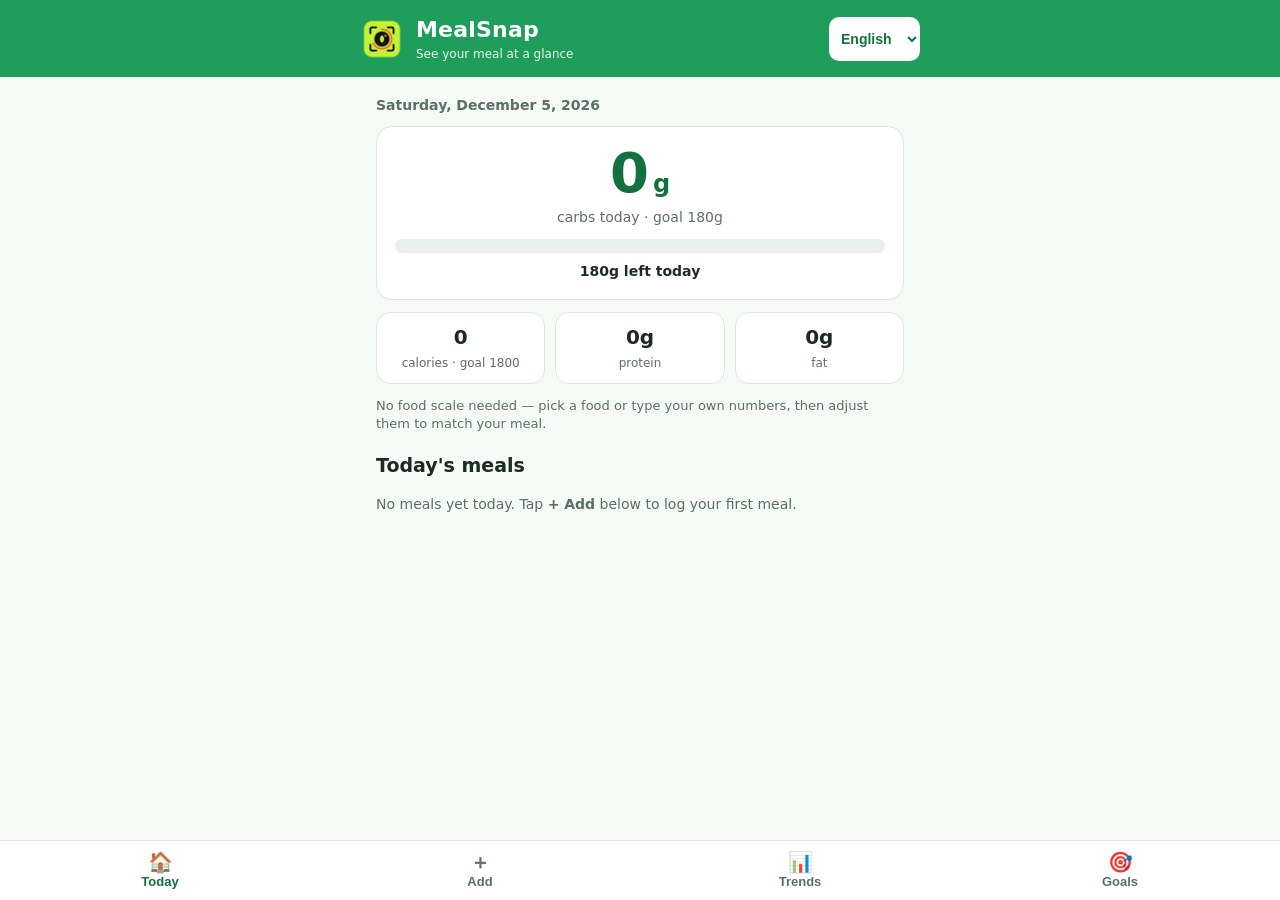
<file: index.html>
<!DOCTYPE html>
<html lang="en">
<head>
<meta charset="UTF-8">
<meta name="viewport" content="width=device-width, initial-scale=1.0, viewport-fit=cover">
<title>MealSnap — Meal Macro Counter</title>
<meta name="description" content="Track calories, carbs, protein and fat for every meal. No sign-in. Your meals stay on your phone.">
<meta name="theme-color" content="#1e9e5a">
<link rel="manifest" href="manifest.webmanifest">
<link rel="icon" type="image/png" sizes="192x192" href="icons/icon-192.png">
<link rel="apple-touch-icon" href="icons/icon-192.png">
<link rel="stylesheet" href="styles.css">
</head>
<body>
<header class="app-header">
  <div class="brand">
    <img src="icons/icon-192.png" alt="" class="brand-icon">
    <div>
      <div class="brand-name">MealSnap</div>
      <div class="brand-tag" data-i18n="brandTag">See your meal at a glance</div>
    </div>
    <select id="lang-select" class="lang-select" aria-label="Language">
      <option value="en">English</option>
      <option value="ko">한국어</option>
      <option value="es">Español</option>
    </select>
  </div>
</header>

<main>
  <!-- TODAY -->
  <section id="view-today" class="view active">
    <p class="date-line" id="today-date"></p>
    <div class="carb-hero">
      <div class="carb-number"><span id="carb-total">0</span><span class="carb-unit">g</span></div>
      <div class="carb-label"><span data-i18n="carbsToday">carbs today</span> · <span data-i18n="goalWord">goal</span> <span id="carb-goal-label">180</span>g</div>
      <div class="goal-bar"><div class="goal-fill" id="carb-fill"></div></div>
      <div class="carb-left" id="carb-left"></div>
    </div>
    <div class="summary-row">
      <div class="summary-chip"><span class="chip-num" id="cal-total">0</span><span class="chip-label"><span data-i18n="caloriesWord">calories</span> · <span data-i18n="goalWord">goal</span> <span id="cal-goal-label">1800</span></span></div>
      <div class="summary-chip"><span class="chip-num" id="protein-total">0g</span><span class="chip-label" data-i18n="proteinWord">protein</span></div>
      <div class="summary-chip"><span class="chip-num" id="fat-total">0g</span><span class="chip-label" data-i18n="fatWord">fat</span></div>
    </div>
    <p class="hint" data-i18n="todayHint">No food scale needed — pick a food or type your own numbers, then adjust them to match your meal.</p>
    <h2 class="section-title" data-i18n="todaysMeals">Today's meals</h2>
    <div id="meal-list"></div>
    <p class="empty-note" id="meal-empty">No meals yet today. Tap <strong>+ Add</strong> below to log your first meal.</p>
  </section>

  <!-- ADD -->
  <section id="view-add" class="view">
    <h2 class="section-title" id="add-title">Add a meal</h2>
    <form id="meal-form" autocomplete="off">
      <label class="field">
        <span data-i18n="mealName">Meal name</span>
        <input type="text" id="f-name" required placeholder="e.g. Rice and chicken" data-i18n-ph="mealNamePh">
      </label>
      <div class="myfoods hidden" id="myfoods">
        <button type="button" class="myfoods-header" id="myfoods-toggle" aria-expanded="false">
          <span class="myfoods-title" data-i18n="myFoods">My Foods</span>
          <span class="myfoods-count" id="myfoods-count">0</span>
          <span class="myfoods-arrow" id="myfoods-arrow">▸</span>
        </button>
        <div class="myfoods-list hidden" id="myfoods-list"></div>
      </div>
      <div class="field-row">
        <label class="field">
          <span data-i18n="qtyLabel">Quantity</span>
          <input type="number" id="f-qty" value="1" min="0.1" step="any">
        </label>
        <label class="field">
          <span data-i18n="unitLabel">Unit</span>
          <select id="f-unit">
            <option value="piece" data-i18n="unitPiece">piece</option>
            <option value="slice" data-i18n="unitSlice">slice</option>
            <option value="cup" data-i18n="unitCup">cup</option>
            <option value="tbsp" data-i18n="unitTbsp">tablespoon</option>
            <option value="tsp" data-i18n="unitTsp">teaspoon</option>
            <option value="ml" data-i18n="unitMl">ml</option>
            <option value="floz" data-i18n="unitFloz">fl oz</option>
            <option value="g" data-i18n="unitG">g</option>
            <option value="bowl" data-i18n="unitBowl">bowl</option>
            <option value="serving" data-i18n="unitServing">serving</option>
          </select>
        </label>
      </div>
      <button type="button" class="btn-estimate" id="name-estimate">✨ Calculate from name</button>
      <p class="hint" data-i18n="nameHint">Type a meal name above — add an amount if you can, like "1 bowl of rice and chicken" — then tap ✨ Calculate from name. The name you typed is sent to MealSnap's calculation service (which asks Google Gemini) only when you tap it. Prefer a photo? The ✨ Calculate from photo button is in the Photo section below — both work.</p>
      <div class="field-row">
        <label class="field">
          <span data-i18n="mealType">Meal</span>
          <select id="f-type">
            <option value="Breakfast" data-i18n="typeBreakfast">Breakfast</option>
            <option value="Lunch" data-i18n="typeLunch">Lunch</option>
            <option value="Dinner" data-i18n="typeDinner">Dinner</option>
            <option value="Snack" data-i18n="typeSnack">Snack</option>
          </select>
        </label>
        <label class="field">
          <span data-i18n="servings">Servings</span>
          <input type="number" id="f-servings" value="1" min="0.25" step="0.25">
        </label>
      </div>
      <div class="field-grid">
        <label class="field"><span data-i18n="fCalories">Calories</span><input type="number" id="f-cal" min="0" step="1" value="0"></label>
        <label class="field"><span data-i18n="fCarbs">Carbs (g)</span><input type="number" id="f-carbs" min="0" step="1" value="0"></label>
        <label class="field"><span data-i18n="fProtein">Protein (g)</span><input type="number" id="f-protein" min="0" step="1" value="0"></label>
        <label class="field"><span data-i18n="fFat">Fat (g)</span><input type="number" id="f-fat" min="0" step="1" value="0"></label>
        <label class="field"><span data-i18n="fFiber">Fiber (g)</span><input type="number" id="f-fiber" min="0" step="1" value="0"></label>
        <label class="field"><span data-i18n="fSugar">Sugar (g)</span><input type="number" id="f-sugar" min="0" step="1" value="0"></label>
      </div>
      <div class="field photo-field">
        <span data-i18n="photoOptional">Photo (optional)</span>
        <div class="photo-row">
          <img id="photo-preview" class="photo-preview hidden" alt="Your meal photo">
          <label class="photo-add-btn" for="f-photo-cam" id="photo-cam-label">📷 Take a photo</label>
          <input type="file" id="f-photo-cam" accept="image/*" capture="environment" class="visually-hidden">
          <label class="photo-add-btn" for="f-photo" id="photo-add-label">🖼️ Pick from gallery</label>
          <input type="file" id="f-photo" accept="image/*" class="visually-hidden">
          <button type="button" class="small-btn danger hidden" id="photo-remove">Remove photo</button>
        </div>
        <button type="button" class="btn-estimate hidden" id="photo-estimate">✨ Calculate from photo</button>
        <p class="hint" data-i18n="photoHint">Take a photo or pick one from your gallery. Photos stay on this phone — a photo is sent to MealSnap's calculation service (which asks Google Gemini) only when you tap ✨ Calculate.</p>
      </div>
      <p class="review-line hidden" id="estimate-note"></p>
      <p class="review-line" id="review-line">Is this right? Check the numbers, then save.</p>
      <button type="submit" class="btn-primary" id="save-btn">Looks right — save meal</button>
      <button type="button" class="btn-quiet" id="clear-btn" data-i18n="clearBtn">Clear</button>
    </form>
    <p class="hint" data-i18n="addHintBottom">Type the numbers from your food's label or your best estimate — every number can be edited before saving.</p>
  </section>

  <!-- TRENDS -->
  <section id="view-trends" class="view">
    <h2 class="section-title" data-i18n="progressTitle">Progress</h2>
    <div class="toggle-row">
      <button class="toggle-btn active" id="trend-week" data-i18n="weekBtn">Week</button>
      <button class="toggle-btn" id="trend-month" data-i18n="monthBtn">Month</button>
    </div>
    <h3 class="chart-title" data-i18n="carbsPerDay">Carbs per day (g)</h3>
    <div class="chart" id="chart-carbs"></div>
    <div class="chart-stats" id="chart-stats"></div>
    <h3 class="chart-title" data-i18n="dailyTotals">Daily totals</h3>
    <div id="day-list"></div>
  </section>

  <!-- GOALS -->
  <section id="view-goals" class="view">
    <h2 class="section-title" data-i18n="goalsTitle">My goals</h2>
    <div class="field-row">
      <label class="field"><span data-i18n="carbsGoalLabel">Carbs goal (g / day)</span><input type="number" id="g-carbs" min="1" step="1"></label>
      <label class="field"><span data-i18n="calGoalLabel">Calorie goal (per day)</span><input type="number" id="g-cal" min="1" step="10"></label>
    </div>
    <button class="btn-primary" id="goals-save">Save goals</button>

    <h3 class="chart-title" data-i18n="calcTitle">Calorie suggestion calculator</h3>
    <p class="hint" data-i18n="calcHint">Uses the Mifflin–St Jeor formula. Optional — you can always set goals yourself above.</p>
    <div class="field">
      <span data-i18n="unitsLabel">Units</span>
      <div class="toggle-row">
        <button type="button" class="toggle-btn active" id="units-metric" data-i18n="unitsMetric">Metric (cm / kg)</button>
        <button type="button" class="toggle-btn" id="units-imperial" data-i18n="unitsImperial">Imperial (ft / lb)</button>
      </div>
    </div>
    <div class="field-grid">
      <label class="field"><span data-i18n="sexLabel">Sex</span>
        <select id="c-sex"><option value="female" data-i18n="female">Female</option><option value="male" data-i18n="male">Male</option></select>
      </label>
      <label class="field"><span data-i18n="ageLabel">Age (years)</span><input type="number" id="c-age" min="13" max="110" placeholder="45"></label>
      <label class="field" id="c-height-wrap"><span id="c-height-label">Height (cm)</span><input type="number" id="c-height" min="100" max="250" placeholder="165"></label>
      <div class="field hidden" id="c-height-imp-wrap">
        <span id="c-height-imp-label">Height (ft / in)</span>
        <div class="field-row">
          <input type="number" id="c-height-ft" min="3" max="8" step="1" placeholder="Feet" data-i18n-ph="feetPh" aria-label="Feet">
          <input type="number" id="c-height-in" min="0" max="11" step="1" placeholder="Inches" data-i18n-ph="inchesPh" aria-label="Inches">
        </div>
      </div>
      <label class="field" id="c-weight-wrap"><span id="c-weight-label">Weight (kg)</span><input type="number" id="c-weight" min="30" max="300" placeholder="70"></label>
      <label class="field hidden" id="c-weight-imp-wrap"><span id="c-weight-imp-label">Weight (lb)</span><input type="number" id="c-weight-lb" min="66" max="661" step="1" placeholder="154"></label>
      <label class="field"><span data-i18n="activityLabel">Activity</span>
        <select id="c-activity">
          <option value="1.2" data-i18n="actSit">Mostly sitting</option>
          <option value="1.375" data-i18n="actLight">Light (walks, light chores)</option>
          <option value="1.55" data-i18n="actMod">Moderate (active most days)</option>
          <option value="1.725" data-i18n="actVery">Very active</option>
        </select>
      </label>
      <label class="field"><span data-i18n="aimLabel">My aim</span>
        <select id="c-aim">
          <option value="0.85" data-i18n="aimLose">Lose weight slowly</option>
          <option value="1" selected data-i18n="aimKeep">Keep my weight</option>
          <option value="1.1" data-i18n="aimGain">Gain a little</option>
        </select>
      </label>
    </div>
    <button class="btn-primary" id="calc-btn" data-i18n="calcBtn">Calculate suggestion</button>
    <p class="review-line" id="calc-result"></p>
    <button class="btn-quiet hidden" id="calc-use" data-i18n="useGoalBtn">Use this as my calorie goal</button>

    <p class="disclaimer" data-i18n="disclaimer">MealSnap is for information only. It does not diagnose, treat, or give medical advice. Please set your personal goals with your doctor or care team.</p>

    <h3 class="chart-title" data-i18n="myDataTitle">My data</h3>
    <p class="hint" data-i18n="myDataHint">Your meals and meal photos are saved only on this phone. No account, no sign-in. Nothing is sent anywhere unless you tap ✨ Calculate from photo — then that one photo is sent to MealSnap's calculation service, which asks Google Gemini for an estimate.</p>
    <button class="btn-danger" id="wipe-btn" data-i18n="deleteAllBtn">Delete all my data</button>
  </section>
</main>

<!-- PHOTO VIEWER -->
<div id="photo-lightbox" class="lightbox hidden">
  <img id="lightbox-img" alt="Meal photo">
  <button type="button" class="lightbox-close" id="lightbox-close">✕ Close</button>
</div>

<nav class="tab-bar">
  <button class="tab active" data-view="today"><span class="tab-ico">🏠</span><span class="tab-label" data-i18n="tabToday">Today</span></button>
  <button class="tab" data-view="add"><span class="tab-ico">＋</span><span class="tab-label" data-i18n="tabAdd">Add</span></button>
  <button class="tab" data-view="trends"><span class="tab-ico">📊</span><span class="tab-label" data-i18n="tabTrends">Trends</span></button>
  <button class="tab" data-view="goals"><span class="tab-ico">🎯</span><span class="tab-label" data-i18n="tabGoals">Goals</span></button>
</nav>

<script src="app.js"></script>
<script>
if ('serviceWorker' in navigator) {
  window.addEventListener('load', function () {
    navigator.serviceWorker.register('sw.js').catch(function () {});
  });
}
</script>
</body>
</html>
</file>
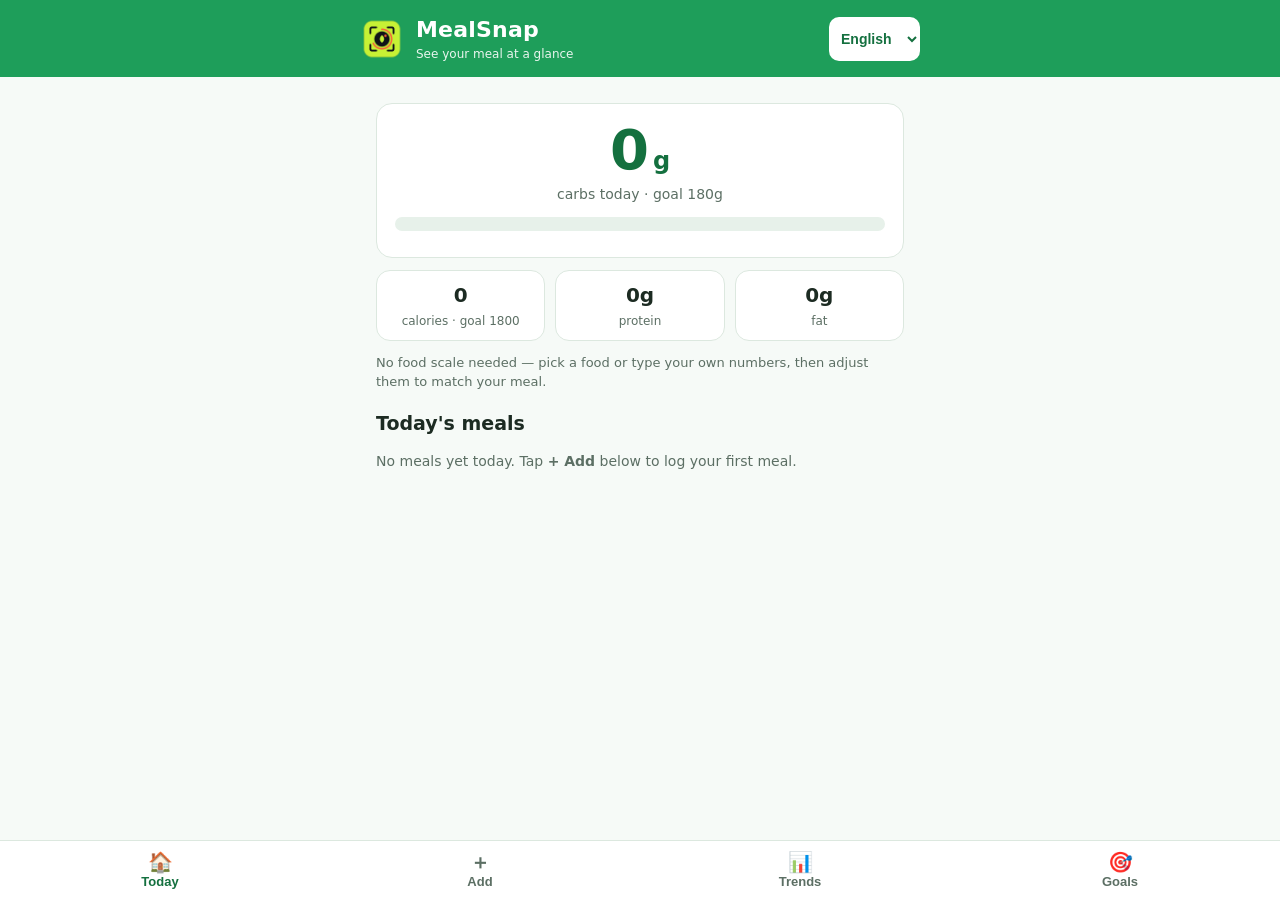
<file: index (1).html>
<!DOCTYPE html>
<html lang="en">
<head>
<meta charset="UTF-8">
<meta name="viewport" content="width=device-width, initial-scale=1.0, viewport-fit=cover">
<title>MealSnap — Meal Macro Counter</title>
<meta name="description" content="Track calories, carbs, protein and fat for every meal. No sign-in. Your meals stay on your phone.">
<meta name="theme-color" content="#1e9e5a">
<link rel="manifest" href="manifest.webmanifest">
<link rel="icon" type="image/png" sizes="192x192" href="icons/icon-192.png">
<link rel="apple-touch-icon" href="icons/icon-192.png">
<link rel="stylesheet" href="styles.css">
</head>
<body>
<header class="app-header">
  <div class="brand">
    <img src="icons/icon-192.png" alt="" class="brand-icon">
    <div>
      <div class="brand-name">MealSnap</div>
      <div class="brand-tag" data-i18n="brandTag">See your meal at a glance</div>
    </div>
    <select id="lang-select" class="lang-select" aria-label="Language">
      <option value="en">English</option>
      <option value="ko">한국어</option>
      <option value="es">Español</option>
    </select>
  </div>
</header>

<main>
  <!-- TODAY -->
  <section id="view-today" class="view active">
    <p class="date-line" id="today-date"></p>
    <div class="carb-hero">
      <div class="carb-number"><span id="carb-total">0</span><span class="carb-unit">g</span></div>
      <div class="carb-label"><span data-i18n="carbsToday">carbs today</span> · <span data-i18n="goalWord">goal</span> <span id="carb-goal-label">180</span>g</div>
      <div class="goal-bar"><div class="goal-fill" id="carb-fill"></div></div>
      <div class="carb-left" id="carb-left"></div>
    </div>
    <div class="summary-row">
      <div class="summary-chip"><span class="chip-num" id="cal-total">0</span><span class="chip-label"><span data-i18n="caloriesWord">calories</span> · <span data-i18n="goalWord">goal</span> <span id="cal-goal-label">1800</span></span></div>
      <div class="summary-chip"><span class="chip-num" id="protein-total">0g</span><span class="chip-label" data-i18n="proteinWord">protein</span></div>
      <div class="summary-chip"><span class="chip-num" id="fat-total">0g</span><span class="chip-label" data-i18n="fatWord">fat</span></div>
    </div>
    <p class="hint" data-i18n="todayHint">No food scale needed — pick a food or type your own numbers, then adjust them to match your meal.</p>
    <h2 class="section-title" data-i18n="todaysMeals">Today's meals</h2>
    <div id="meal-list"></div>
    <p class="empty-note" id="meal-empty">No meals yet today. Tap <strong>+ Add</strong> below to log your first meal.</p>
  </section>

  <!-- ADD -->
  <section id="view-add" class="view">
    <h2 class="section-title" id="add-title">Add a meal</h2>
    <form id="meal-form" autocomplete="off">
      <label class="field">
        <span data-i18n="mealName">Meal name</span>
        <input type="text" id="f-name" required placeholder="e.g. Rice and chicken" data-i18n-ph="mealNamePh">
      </label>
      <button type="button" class="btn-estimate" id="name-estimate">✨ Calculate from name</button>
      <p class="hint" data-i18n="nameHint">Type a meal name above — add an amount if you can, like "1 bowl of rice and chicken" — then tap ✨ Calculate from name. The name you typed is sent to MealSnap's calculation service (which asks Google Gemini) only when you tap it. Prefer a photo? The ✨ Calculate from photo button is in the Photo section below — both work.</p>
      <div class="field-row">
        <label class="field">
          <span data-i18n="mealType">Meal</span>
          <select id="f-type">
            <option value="Breakfast" data-i18n="typeBreakfast">Breakfast</option>
            <option value="Lunch" data-i18n="typeLunch">Lunch</option>
            <option value="Dinner" data-i18n="typeDinner">Dinner</option>
            <option value="Snack" data-i18n="typeSnack">Snack</option>
          </select>
        </label>
        <label class="field">
          <span data-i18n="servings">Servings</span>
          <input type="number" id="f-servings" value="1" min="0.25" step="0.25">
        </label>
      </div>
      <div class="field-grid">
        <label class="field"><span data-i18n="fCalories">Calories</span><input type="number" id="f-cal" min="0" step="1" value="0"></label>
        <label class="field"><span data-i18n="fCarbs">Carbs (g)</span><input type="number" id="f-carbs" min="0" step="1" value="0"></label>
        <label class="field"><span data-i18n="fProtein">Protein (g)</span><input type="number" id="f-protein" min="0" step="1" value="0"></label>
        <label class="field"><span data-i18n="fFat">Fat (g)</span><input type="number" id="f-fat" min="0" step="1" value="0"></label>
        <label class="field"><span data-i18n="fFiber">Fiber (g)</span><input type="number" id="f-fiber" min="0" step="1" value="0"></label>
        <label class="field"><span data-i18n="fSugar">Sugar (g)</span><input type="number" id="f-sugar" min="0" step="1" value="0"></label>
      </div>
      <div class="field photo-field">
        <span data-i18n="photoOptional">Photo (optional)</span>
        <div class="photo-row">
          <img id="photo-preview" class="photo-preview hidden" alt="Your meal photo">
          <label class="photo-add-btn" for="f-photo-cam" id="photo-cam-label">📷 Take a photo</label>
          <input type="file" id="f-photo-cam" accept="image/*" capture="environment" class="visually-hidden">
          <label class="photo-add-btn" for="f-photo" id="photo-add-label">🖼️ Pick from gallery</label>
          <input type="file" id="f-photo" accept="image/*" class="visually-hidden">
          <button type="button" class="small-btn danger hidden" id="photo-remove">Remove photo</button>
        </div>
        <button type="button" class="btn-estimate hidden" id="photo-estimate">✨ Calculate from photo</button>
        <p class="hint" data-i18n="photoHint">Take a photo or pick one from your gallery. Photos stay on this phone — a photo is sent to MealSnap's calculation service (which asks Google Gemini) only when you tap ✨ Calculate.</p>
      </div>
      <p class="review-line hidden" id="estimate-note"></p>
      <p class="review-line" id="review-line">Is this right? Check the numbers, then save.</p>
      <button type="submit" class="btn-primary" id="save-btn">Looks right — save meal</button>
      <button type="button" class="btn-quiet" id="clear-btn" data-i18n="clearBtn">Clear</button>
    </form>
    <p class="hint" data-i18n="addHintBottom">Type the numbers from your food's label or your best estimate — every number can be edited before saving.</p>
  </section>

  <!-- TRENDS -->
  <section id="view-trends" class="view">
    <h2 class="section-title" data-i18n="progressTitle">Progress</h2>
    <div class="toggle-row">
      <button class="toggle-btn active" id="trend-week" data-i18n="weekBtn">Week</button>
      <button class="toggle-btn" id="trend-month" data-i18n="monthBtn">Month</button>
    </div>
    <h3 class="chart-title" data-i18n="carbsPerDay">Carbs per day (g)</h3>
    <div class="chart" id="chart-carbs"></div>
    <div class="chart-stats" id="chart-stats"></div>
    <h3 class="chart-title" data-i18n="dailyTotals">Daily totals</h3>
    <div id="day-list"></div>
  </section>

  <!-- GOALS -->
  <section id="view-goals" class="view">
    <h2 class="section-title" data-i18n="goalsTitle">My goals</h2>
    <div class="field-row">
      <label class="field"><span data-i18n="carbsGoalLabel">Carbs goal (g / day)</span><input type="number" id="g-carbs" min="1" step="1"></label>
      <label class="field"><span data-i18n="calGoalLabel">Calorie goal (per day)</span><input type="number" id="g-cal" min="1" step="10"></label>
    </div>
    <button class="btn-primary" id="goals-save">Save goals</button>

    <h3 class="chart-title" data-i18n="calcTitle">Calorie suggestion calculator</h3>
    <p class="hint" data-i18n="calcHint">Uses the Mifflin–St Jeor formula. Optional — you can always set goals yourself above.</p>
    <div class="field-grid">
      <label class="field"><span data-i18n="sexLabel">Sex</span>
        <select id="c-sex"><option value="female" data-i18n="female">Female</option><option value="male" data-i18n="male">Male</option></select>
      </label>
      <label class="field"><span data-i18n="ageLabel">Age (years)</span><input type="number" id="c-age" min="13" max="110" placeholder="45"></label>
      <label class="field"><span data-i18n="heightLabel">Height (cm)</span><input type="number" id="c-height" min="100" max="250" placeholder="165"></label>
      <label class="field"><span data-i18n="weightLabel">Weight (kg)</span><input type="number" id="c-weight" min="30" max="300" placeholder="70"></label>
      <label class="field"><span data-i18n="activityLabel">Activity</span>
        <select id="c-activity">
          <option value="1.2" data-i18n="actSit">Mostly sitting</option>
          <option value="1.375" data-i18n="actLight">Light (walks, light chores)</option>
          <option value="1.55" data-i18n="actMod">Moderate (active most days)</option>
          <option value="1.725" data-i18n="actVery">Very active</option>
        </select>
      </label>
      <label class="field"><span data-i18n="aimLabel">My aim</span>
        <select id="c-aim">
          <option value="0.85" data-i18n="aimLose">Lose weight slowly</option>
          <option value="1" selected data-i18n="aimKeep">Keep my weight</option>
          <option value="1.1" data-i18n="aimGain">Gain a little</option>
        </select>
      </label>
    </div>
    <button class="btn-primary" id="calc-btn" data-i18n="calcBtn">Calculate suggestion</button>
    <p class="review-line" id="calc-result"></p>
    <button class="btn-quiet hidden" id="calc-use" data-i18n="useGoalBtn">Use this as my calorie goal</button>

    <p class="disclaimer" data-i18n="disclaimer">MealSnap is for information only. It does not diagnose, treat, or give medical advice. Please set your personal goals with your doctor or care team.</p>

    <h3 class="chart-title" data-i18n="myDataTitle">My data</h3>
    <p class="hint" data-i18n="myDataHint">Your meals and meal photos are saved only on this phone. No account, no sign-in. Nothing is sent anywhere unless you tap ✨ Calculate from photo — then that one photo is sent to MealSnap's calculation service, which asks Google Gemini for an estimate.</p>
    <button class="btn-danger" id="wipe-btn" data-i18n="deleteAllBtn">Delete all my data</button>
  </section>
</main>

<!-- PHOTO VIEWER -->
<div id="photo-lightbox" class="lightbox hidden">
  <img id="lightbox-img" alt="Meal photo">
  <button type="button" class="lightbox-close" id="lightbox-close">✕ Close</button>
</div>

<nav class="tab-bar">
  <button class="tab active" data-view="today"><span class="tab-ico">🏠</span><span class="tab-label" data-i18n="tabToday">Today</span></button>
  <button class="tab" data-view="add"><span class="tab-ico">＋</span><span class="tab-label" data-i18n="tabAdd">Add</span></button>
  <button class="tab" data-view="trends"><span class="tab-ico">📊</span><span class="tab-label" data-i18n="tabTrends">Trends</span></button>
  <button class="tab" data-view="goals"><span class="tab-ico">🎯</span><span class="tab-label" data-i18n="tabGoals">Goals</span></button>
</nav>

<script src="app.js"></script>
<script>
if ('serviceWorker' in navigator) {
  window.addEventListener('load', function () {
    navigator.serviceWorker.register('sw.js').catch(function () {});
  });
}
</script>
</body>
</html>
</file>
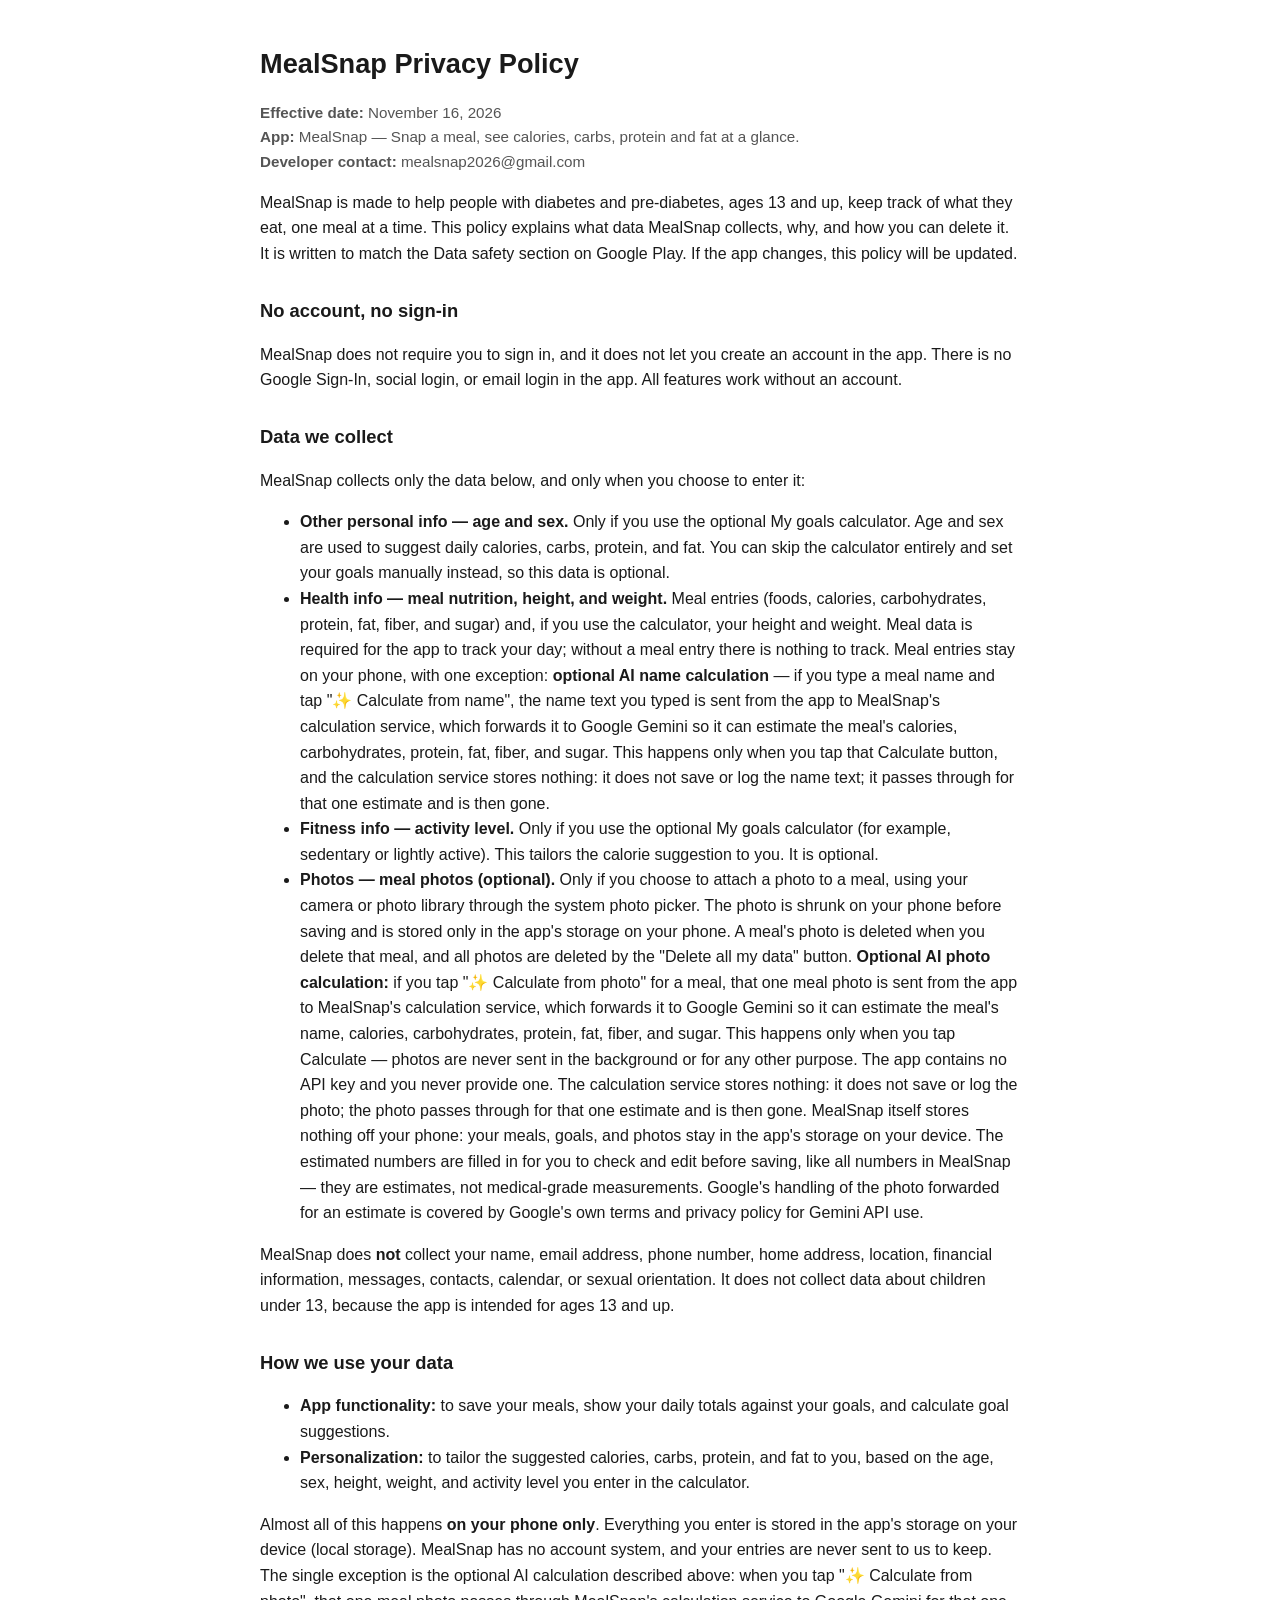
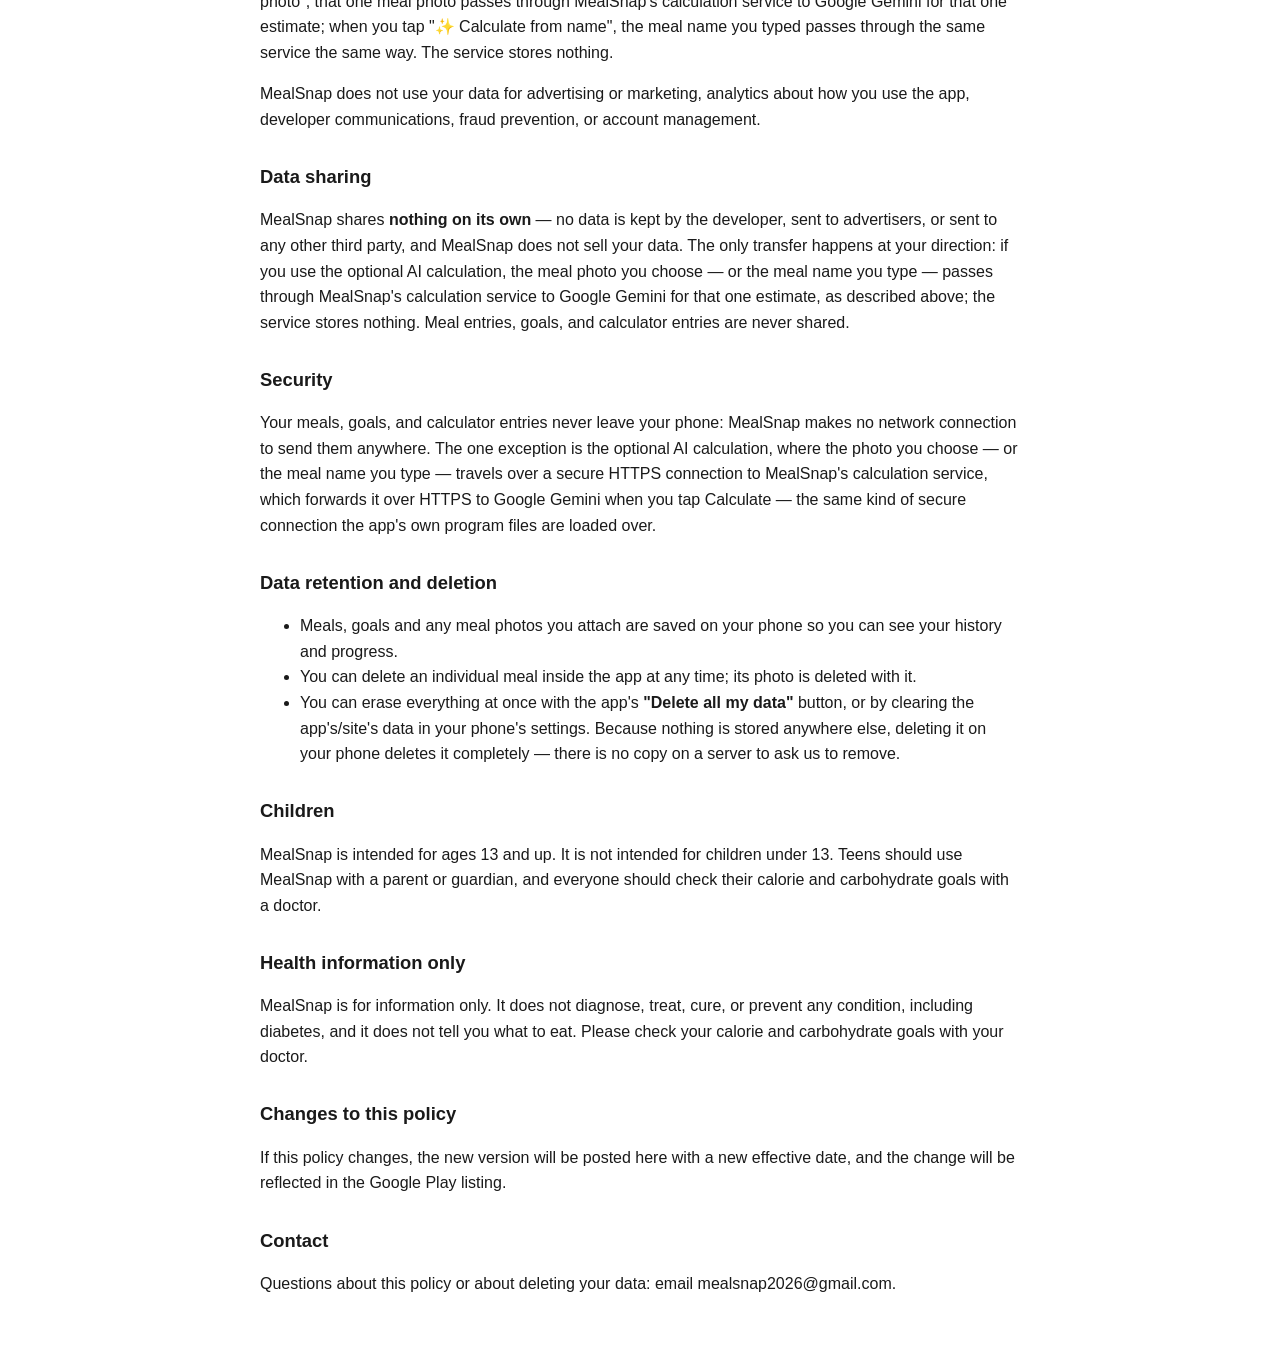
<file: MealSnap Privacy.html>
<!DOCTYPE html>
<html lang="en">
<head>
<meta charset="UTF-8">
<meta name="viewport" content="width=device-width, initial-scale=1.0">
<title>MealSnap Privacy Policy</title>
<style>
  body { font-family: -apple-system, "Segoe UI", Roboto, Arial, sans-serif; max-width: 760px; margin: 0 auto; padding: 24px 18px 48px; line-height: 1.6; color: #1a1a1a; }
  h1 { font-size: 1.7em; margin-bottom: 0.2em; }
  h2 { font-size: 1.15em; margin-top: 1.6em; }
  .meta { color: #555; font-size: 0.95em; }
</style>
</head>
<body>
<h1>MealSnap Privacy Policy</h1>
<p class="meta"><strong>Effective date:</strong> November 16, 2026<br>
<strong>App:</strong> MealSnap — Snap a meal, see calories, carbs, protein and fat at a glance.<br>
<strong>Developer contact:</strong> mealsnap2026@gmail.com</p>

<p>MealSnap is made to help people with diabetes and pre-diabetes, ages 13 and up, keep track of what they eat, one meal at a time. This policy explains what data MealSnap collects, why, and how you can delete it. It is written to match the Data safety section on Google Play. If the app changes, this policy will be updated.</p>

<h2>No account, no sign-in</h2>
<p>MealSnap does not require you to sign in, and it does not let you create an account in the app. There is no Google Sign-In, social login, or email login in the app. All features work without an account.</p>

<h2>Data we collect</h2>
<p>MealSnap collects only the data below, and only when you choose to enter it:</p>
<ul>
<li><strong>Other personal info — age and sex.</strong> Only if you use the optional My goals calculator. Age and sex are used to suggest daily calories, carbs, protein, and fat. You can skip the calculator entirely and set your goals manually instead, so this data is optional.</li>
<li><strong>Health info — meal nutrition, height, and weight.</strong> Meal entries (foods, calories, carbohydrates, protein, fat, fiber, and sugar) and, if you use the calculator, your height and weight. Meal data is required for the app to track your day; without a meal entry there is nothing to track. Meal entries stay on your phone, with one exception: <strong>optional AI name calculation</strong> — if you type a meal name and tap "✨ Calculate from name", the name text you typed is sent from the app to MealSnap's calculation service, which forwards it to Google Gemini so it can estimate the meal's calories, carbohydrates, protein, fat, fiber, and sugar. This happens only when you tap that Calculate button, and the calculation service stores nothing: it does not save or log the name text; it passes through for that one estimate and is then gone.</li>
<li><strong>Fitness info — activity level.</strong> Only if you use the optional My goals calculator (for example, sedentary or lightly active). This tailors the calorie suggestion to you. It is optional.</li>
<li><strong>Photos — meal photos (optional).</strong> Only if you choose to attach a photo to a meal, using your camera or photo library through the system photo picker. The photo is shrunk on your phone before saving and is stored only in the app's storage on your phone. A meal's photo is deleted when you delete that meal, and all photos are deleted by the "Delete all my data" button. <strong>Optional AI photo calculation:</strong> if you tap "✨ Calculate from photo" for a meal, that one meal photo is sent from the app to MealSnap's calculation service, which forwards it to Google Gemini so it can estimate the meal's name, calories, carbohydrates, protein, fat, fiber, and sugar. This happens only when you tap Calculate — photos are never sent in the background or for any other purpose. The app contains no API key and you never provide one. The calculation service stores nothing: it does not save or log the photo; the photo passes through for that one estimate and is then gone. MealSnap itself stores nothing off your phone: your meals, goals, and photos stay in the app's storage on your device. The estimated numbers are filled in for you to check and edit before saving, like all numbers in MealSnap — they are estimates, not medical-grade measurements. Google's handling of the photo forwarded for an estimate is covered by Google's own terms and privacy policy for Gemini API use.</li>
</ul>
<p>MealSnap does <strong>not</strong> collect your name, email address, phone number, home address, location, financial information, messages, contacts, calendar, or sexual orientation. It does not collect data about children under 13, because the app is intended for ages 13 and up.</p>

<h2>How we use your data</h2>
<ul>
<li><strong>App functionality:</strong> to save your meals, show your daily totals against your goals, and calculate goal suggestions.</li>
<li><strong>Personalization:</strong> to tailor the suggested calories, carbs, protein, and fat to you, based on the age, sex, height, weight, and activity level you enter in the calculator.</li>
</ul>
<p>Almost all of this happens <strong>on your phone only</strong>. Everything you enter is stored in the app's storage on your device (local storage). MealSnap has no account system, and your entries are never sent to us to keep. The single exception is the optional AI calculation described above: when you tap "✨ Calculate from photo", that one meal photo passes through MealSnap's calculation service to Google Gemini for that one estimate; when you tap "✨ Calculate from name", the meal name you typed passes through the same service the same way. The service stores nothing.</p>
<p>MealSnap does not use your data for advertising or marketing, analytics about how you use the app, developer communications, fraud prevention, or account management.</p>

<h2>Data sharing</h2>
<p>MealSnap shares <strong>nothing on its own</strong> — no data is kept by the developer, sent to advertisers, or sent to any other third party, and MealSnap does not sell your data. The only transfer happens at your direction: if you use the optional AI calculation, the meal photo you choose — or the meal name you type — passes through MealSnap's calculation service to Google Gemini for that one estimate, as described above; the service stores nothing. Meal entries, goals, and calculator entries are never shared.</p>

<h2>Security</h2>
<p>Your meals, goals, and calculator entries never leave your phone: MealSnap makes no network connection to send them anywhere. The one exception is the optional AI calculation, where the photo you choose — or the meal name you type — travels over a secure HTTPS connection to MealSnap's calculation service, which forwards it over HTTPS to Google Gemini when you tap Calculate — the same kind of secure connection the app's own program files are loaded over.</p>

<h2>Data retention and deletion</h2>
<ul>
<li>Meals, goals and any meal photos you attach are saved on your phone so you can see your history and progress.</li>
<li>You can delete an individual meal inside the app at any time; its photo is deleted with it.</li>
<li>You can erase everything at once with the app's <strong>"Delete all my data"</strong> button, or by clearing the app's/site's data in your phone's settings. Because nothing is stored anywhere else, deleting it on your phone deletes it completely — there is no copy on a server to ask us to remove.</li>
</ul>

<h2>Children</h2>
<p>MealSnap is intended for ages 13 and up. It is not intended for children under 13. Teens should use MealSnap with a parent or guardian, and everyone should check their calorie and carbohydrate goals with a doctor.</p>

<h2>Health information only</h2>
<p>MealSnap is for information only. It does not diagnose, treat, cure, or prevent any condition, including diabetes, and it does not tell you what to eat. Please check your calorie and carbohydrate goals with your doctor.</p>

<h2>Changes to this policy</h2>
<p>If this policy changes, the new version will be posted here with a new effective date, and the change will be reflected in the Google Play listing.</p>

<h2>Contact</h2>
<p>Questions about this policy or about deleting your data: email mealsnap2026@gmail.com.</p>
</body>
</html>
</file>
<file: styles.css>
/* MealSnap — simple, big, readable. Body 14px, small 12px, big number 42px+. */
:root {
  --green: #1e9e5a;
  --green-dark: #14703f;
  --orange: #f5871f;
  --ink: #1c2b22;
  --muted: #5c6f64;
  --bg: #f6faf7;
  --card: #ffffff;
  --line: #dce8df;
  --danger: #c0392b;
}
* { box-sizing: border-box; }
html { -webkit-text-size-adjust: 100%; }
body {
  margin: 0;
  font-family: system-ui, -apple-system, "Segoe UI", Roboto, "Noto Sans", sans-serif;
  font-size: 14px;
  line-height: 1.45;
  color: var(--ink);
  background: var(--bg);
  padding-bottom: 84px;
}
.app-header {
  background: var(--green);
  color: #fff;
  padding: 14px 16px;
  position: sticky;
  top: 0;
  z-index: 5;
}
.brand { display: flex; align-items: center; gap: 12px; max-width: 560px; margin: 0 auto; }
.lang-select {
  margin-left: auto; flex: none; padding: 9px 8px; min-height: 44px;
  font-size: 14px; font-weight: 700; color: var(--green-dark);
  background: #fff; border: none; border-radius: 10px; cursor: pointer;
}
.brand-icon { width: 44px; height: 44px; border-radius: 10px; background: #fff; }
.brand-name { font-size: 22px; font-weight: 800; letter-spacing: .2px; }
.brand-tag { font-size: 12px; opacity: .9; }
main { max-width: 560px; margin: 0 auto; padding: 16px; }
.view { display: none; }
.view.active { display: block; }
.date-line { color: var(--muted); margin: 2px 0 10px; font-weight: 600; }
.carb-hero {
  background: var(--card);
  border: 1px solid var(--line);
  border-radius: 16px;
  padding: 18px;
  text-align: center;
}
.carb-number { font-size: 56px; font-weight: 800; color: var(--green-dark); line-height: 1; }
.carb-unit { font-size: 24px; font-weight: 700; margin-left: 4px; }
.carb-label { color: var(--muted); margin-top: 6px; }
.goal-bar { height: 14px; background: #e7f1ea; border-radius: 99px; margin: 12px 0 8px; overflow: hidden; }
.goal-fill { height: 100%; width: 0%; background: var(--green); border-radius: 99px; transition: width .3s ease; }
.goal-fill.over { background: var(--orange); }
.carb-left { font-weight: 700; }
.summary-row { display: flex; gap: 10px; margin: 12px 0; }
.summary-chip {
  flex: 1; background: var(--card); border: 1px solid var(--line); border-radius: 14px;
  padding: 10px 6px; text-align: center;
}
.chip-num { display: block; font-size: 20px; font-weight: 800; }
.chip-label { font-size: 12px; color: var(--muted); }
.hint { color: var(--muted); font-size: 13px; }
.section-title { font-size: 19px; margin: 18px 0 10px; }
.chart-title { font-size: 15px; margin: 20px 0 8px; color: var(--green-dark); }
.meal-card {
  background: var(--card); border: 1px solid var(--line); border-radius: 14px;
  padding: 12px 14px; margin-bottom: 10px;
  display: flex; gap: 12px; align-items: flex-start;
}
.meal-body { flex: 1; min-width: 0; }
.meal-thumb {
  width: 60px; height: 60px; object-fit: cover; border-radius: 10px;
  flex: none; cursor: pointer; border: 1px solid var(--line);
}
.photo-row { display: flex; align-items: center; gap: 10px; flex-wrap: wrap; }
.photo-preview {
  width: 72px; height: 72px; object-fit: cover; border-radius: 12px;
  border: 1px solid var(--line);
}
.photo-add-btn {
  display: inline-flex; align-items: center; background: #fff; border: 1px solid var(--green);
  color: var(--green-dark); font-weight: 700; font-size: 15px;
  padding: 12px 16px; border-radius: 12px; min-height: 48px; cursor: pointer;
}
.btn-estimate {
  display: block; width: 100%; margin-top: 10px; background: #fff; color: var(--green-dark);
  border: 2px solid var(--green); border-radius: 12px; padding: 13px 16px;
  font-size: 16px; font-weight: 800; cursor: pointer; min-height: 50px;
}
.btn-estimate:disabled { opacity: .6; cursor: default; }
.visually-hidden {
  position: absolute; width: 1px; height: 1px; opacity: 0; overflow: hidden;
  clip: rect(0 0 0 0); white-space: nowrap; border: 0; padding: 0; margin: -1px;
}
.lightbox {
  position: fixed; inset: 0; z-index: 50; background: rgba(0, 0, 0, .92);
  display: flex; flex-direction: column; align-items: center; justify-content: center; padding: 16px;
}
.lightbox img { max-width: 100%; max-height: 78vh; border-radius: 12px; }
.lightbox-close {
  margin-top: 16px; background: #fff; color: var(--ink); border: none; border-radius: 12px;
  padding: 13px 28px; font-size: 16px; font-weight: 700; min-height: 50px; cursor: pointer;
}
.meal-top { display: flex; justify-content: space-between; align-items: baseline; gap: 8px; }
.meal-name { font-weight: 700; font-size: 15px; }
.meal-type { font-size: 12px; color: #fff; background: var(--green); border-radius: 99px; padding: 2px 9px; white-space: nowrap; }
.meal-macros { color: var(--muted); margin-top: 4px; }
.meal-macros strong { color: var(--ink); }
.meal-actions { margin-top: 8px; display: flex; gap: 8px; }
.small-btn {
  border: 1px solid var(--line); background: #fff; border-radius: 10px;
  padding: 8px 14px; font-size: 14px; min-height: 40px; cursor: pointer;
}
.small-btn.danger { color: var(--danger); border-color: #eec9c4; }
.empty-note { color: var(--muted); }
.field { display: block; margin-bottom: 12px; }
.field > span { display: block; font-weight: 600; margin-bottom: 5px; }
.field input, .field select {
  width: 100%; padding: 12px; font-size: 16px; border: 1px solid var(--line);
  border-radius: 12px; background: #fff; min-height: 48px;
}
.field-row { display: flex; gap: 10px; }
.field-row .field { flex: 1; }
.field-grid { display: grid; grid-template-columns: 1fr 1fr; gap: 0 10px; }
.food-list { margin-bottom: 8px; }
.food-item {
  width: 100%; text-align: left; background: var(--card); border: 1px solid var(--line);
  border-radius: 12px; padding: 11px 13px; margin-bottom: 8px; cursor: pointer; font-size: 14px;
}
.food-item .fi-name { font-weight: 700; display: block; }
.food-item .fi-macros { color: var(--muted); font-size: 12px; }
.food-item.selected { border-color: var(--green); outline: 2px solid var(--green); }
.review-line { font-weight: 700; background: #eef7f1; border-radius: 12px; padding: 10px 12px; }
/* Calculator result: short label, the number big and bold, care note as
   small print underneath (Yuna, Nov 19, 2026). */
#calc-result .calc-label { display: block; text-align: center; font-size: 15px; font-weight: 700; color: var(--green-dark); }
#calc-result .calc-value { display: block; text-align: center; font-size: 44px; font-weight: 800; line-height: 1.15; margin: 2px 0 4px; }
#calc-result .calc-unit { font-size: 18px; font-weight: 700; }
#calc-result .calc-note { display: block; text-align: center; font-size: 12.5px; font-weight: 400; color: var(--muted); }
.btn-primary {
  display: block; width: 100%; background: var(--green); color: #fff; border: none;
  border-radius: 14px; padding: 15px; font-size: 17px; font-weight: 800; cursor: pointer; min-height: 54px;
}
.btn-primary:active { background: var(--green-dark); }
.btn-quiet {
  display: block; width: 100%; background: transparent; color: var(--green-dark); border: none;
  padding: 12px; font-size: 15px; font-weight: 700; cursor: pointer; min-height: 48px;
}
.btn-danger {
  display: block; width: 100%; background: #fff; color: var(--danger); border: 1px solid #eec9c4;
  border-radius: 14px; padding: 13px; font-size: 15px; font-weight: 700; cursor: pointer; min-height: 50px;
}
.hidden { display: none !important; }
.toggle-row { display: flex; gap: 8px; }
.toggle-btn {
  flex: 1; padding: 12px; border-radius: 12px; border: 1px solid var(--line); background: #fff;
  font-size: 15px; font-weight: 700; cursor: pointer; min-height: 48px;
}
.toggle-btn.active { background: var(--green); color: #fff; border-color: var(--green); }
.chart {
  position: relative; display: flex; align-items: flex-end; gap: 3px;
  height: 150px; background: var(--card); border: 1px solid var(--line); border-radius: 14px; padding: 12px 10px 6px;
}
.chart .bar-wrap { flex: 1; display: flex; flex-direction: column; align-items: center; justify-content: flex-end; height: 100%; }
.chart .bar { width: 100%; max-width: 26px; background: var(--green); border-radius: 5px 5px 0 0; min-height: 2px; }
.chart .bar.over { background: var(--orange); }
.chart .bar-label { font-size: 10px; color: var(--muted); margin-top: 4px; }
.chart .goal-line {
  position: absolute; left: 8px; right: 8px; border-top: 2px dashed var(--orange); pointer-events: none;
}
.chart .goal-tag { position: absolute; right: 10px; font-size: 10px; color: var(--orange); font-weight: 700; pointer-events: none; }
.chart-stats { color: var(--muted); margin-top: 8px; }
.day-row {
  display: flex; justify-content: space-between; background: var(--card); border: 1px solid var(--line);
  border-radius: 12px; padding: 10px 13px; margin-bottom: 8px;
}
.day-row .d-carbs { font-weight: 800; }
.disclaimer { color: var(--muted); font-size: 12px; margin-top: 22px; }
.tab-bar {
  position: fixed; left: 0; right: 0; bottom: 0; z-index: 5;
  background: #fff; border-top: 1px solid var(--line);
  display: flex; padding-bottom: env(safe-area-inset-bottom);
}
.tab {
  flex: 1; background: none; border: none; padding: 9px 0 11px; font-size: 13px; font-weight: 700;
  color: var(--muted); cursor: pointer; min-height: 58px;
}
.tab .tab-ico { display: block; font-size: 20px; line-height: 1.2; }
.tab.active { color: var(--green-dark); }

/* My Foods — saved foods remembered from the Add form (see app.js).
   Collapsible: a slim header row; the saved-food rows show only when open. */
.myfoods { margin-bottom: 14px; }
.myfoods-header {
  display: flex; align-items: center; gap: 10px; width: 100%;
  background: var(--card); border: 1px solid var(--line); border-radius: 12px;
  padding: 12px 14px; cursor: pointer; font: inherit; text-align: left;
}
.myfoods-title { flex: 1; font-size: 15px; font-weight: 700; color: var(--green-dark); }
.myfoods-count {
  flex: none; min-width: 24px; height: 24px; padding: 0 7px;
  border-radius: 999px; background: var(--green); color: #fff;
  font-size: 13px; font-weight: 800; line-height: 24px; text-align: center;
}
.myfoods-arrow { flex: none; font-size: 16px; color: var(--muted); }
.myfoods-list { margin-top: 8px; }
.myfood-row {
  display: flex; align-items: center; gap: 6px;
  background: var(--card); border: 1px solid var(--line); border-radius: 12px;
  padding: 8px 10px; margin-bottom: 8px;
}
.myfood-fav {
  flex: none; background: none; border: none; cursor: pointer;
  font-size: 18px; line-height: 1; padding: 6px; min-width: 40px; min-height: 40px;
}
.myfood-main { flex: 1; min-width: 0; font-size: 14px; }
.myfood-name { font-weight: 700; }
.myfood-qu { color: var(--muted); }
.myfood-cal { flex: none; font-weight: 700; color: var(--green-dark); white-space: nowrap; }
.myfood-add {
  flex: none; width: 40px; height: 40px; border-radius: 50%; border: none;
  background: var(--green); color: #fff; font-size: 22px; font-weight: 800;
  line-height: 1; cursor: pointer;
}
.myfood-add:active { background: var(--green-dark); }
.myfood-del {
  flex: none; background: none; border: none; cursor: pointer;
  color: var(--muted); font-size: 16px; line-height: 1; opacity: .55;
  padding: 6px; min-width: 32px; min-height: 40px;
}
</file>
